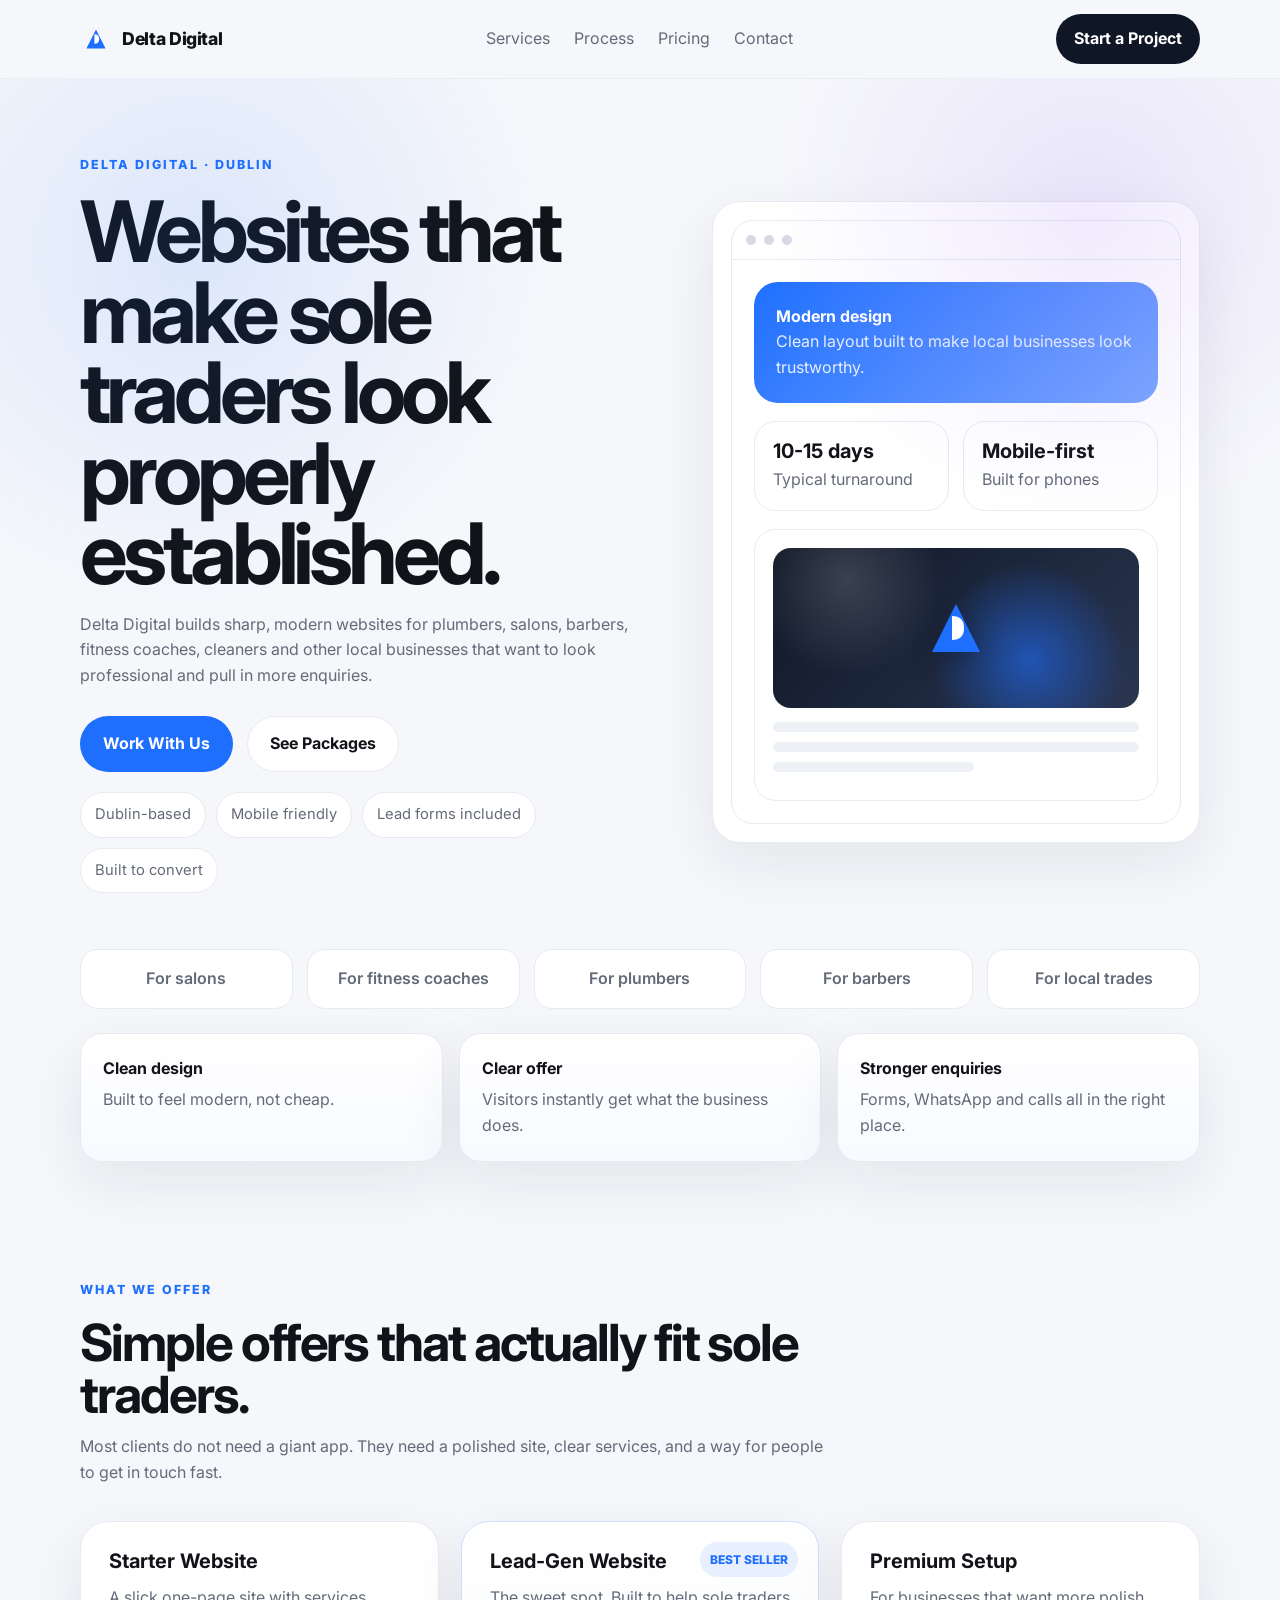
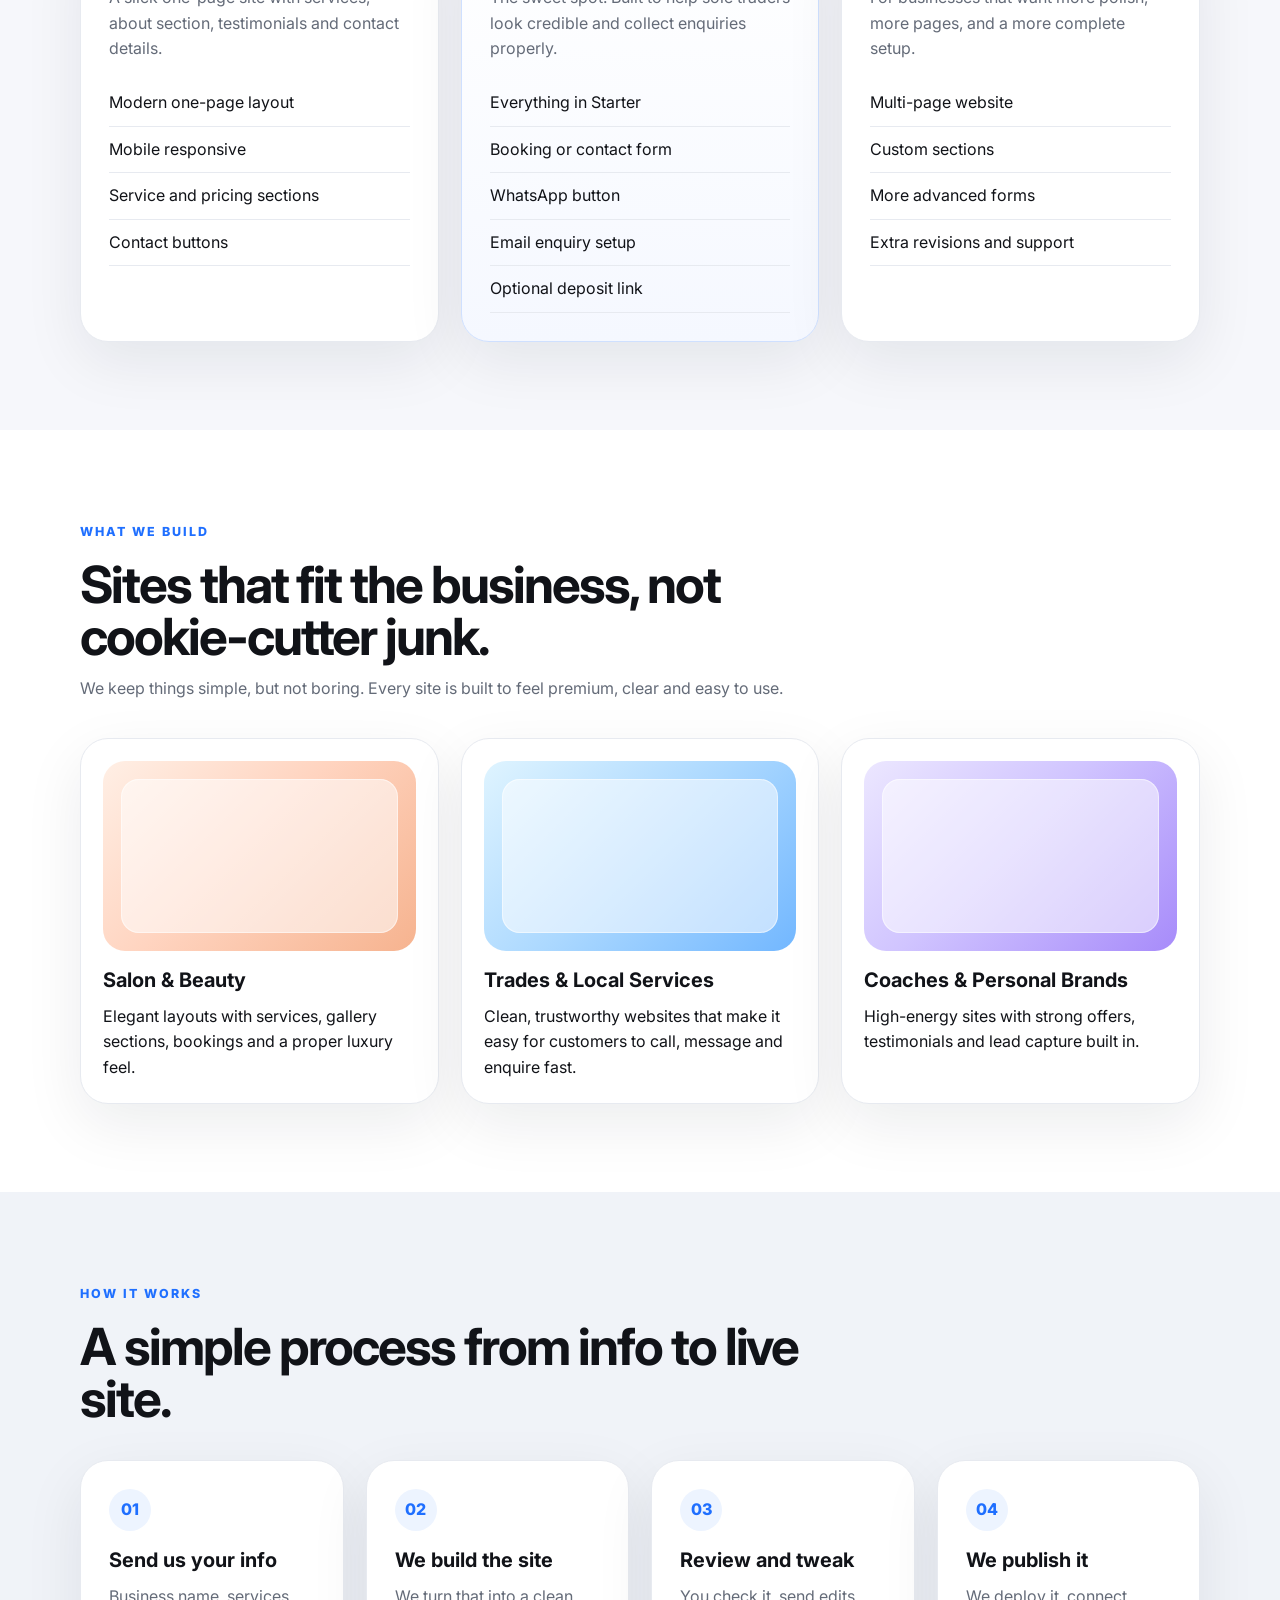
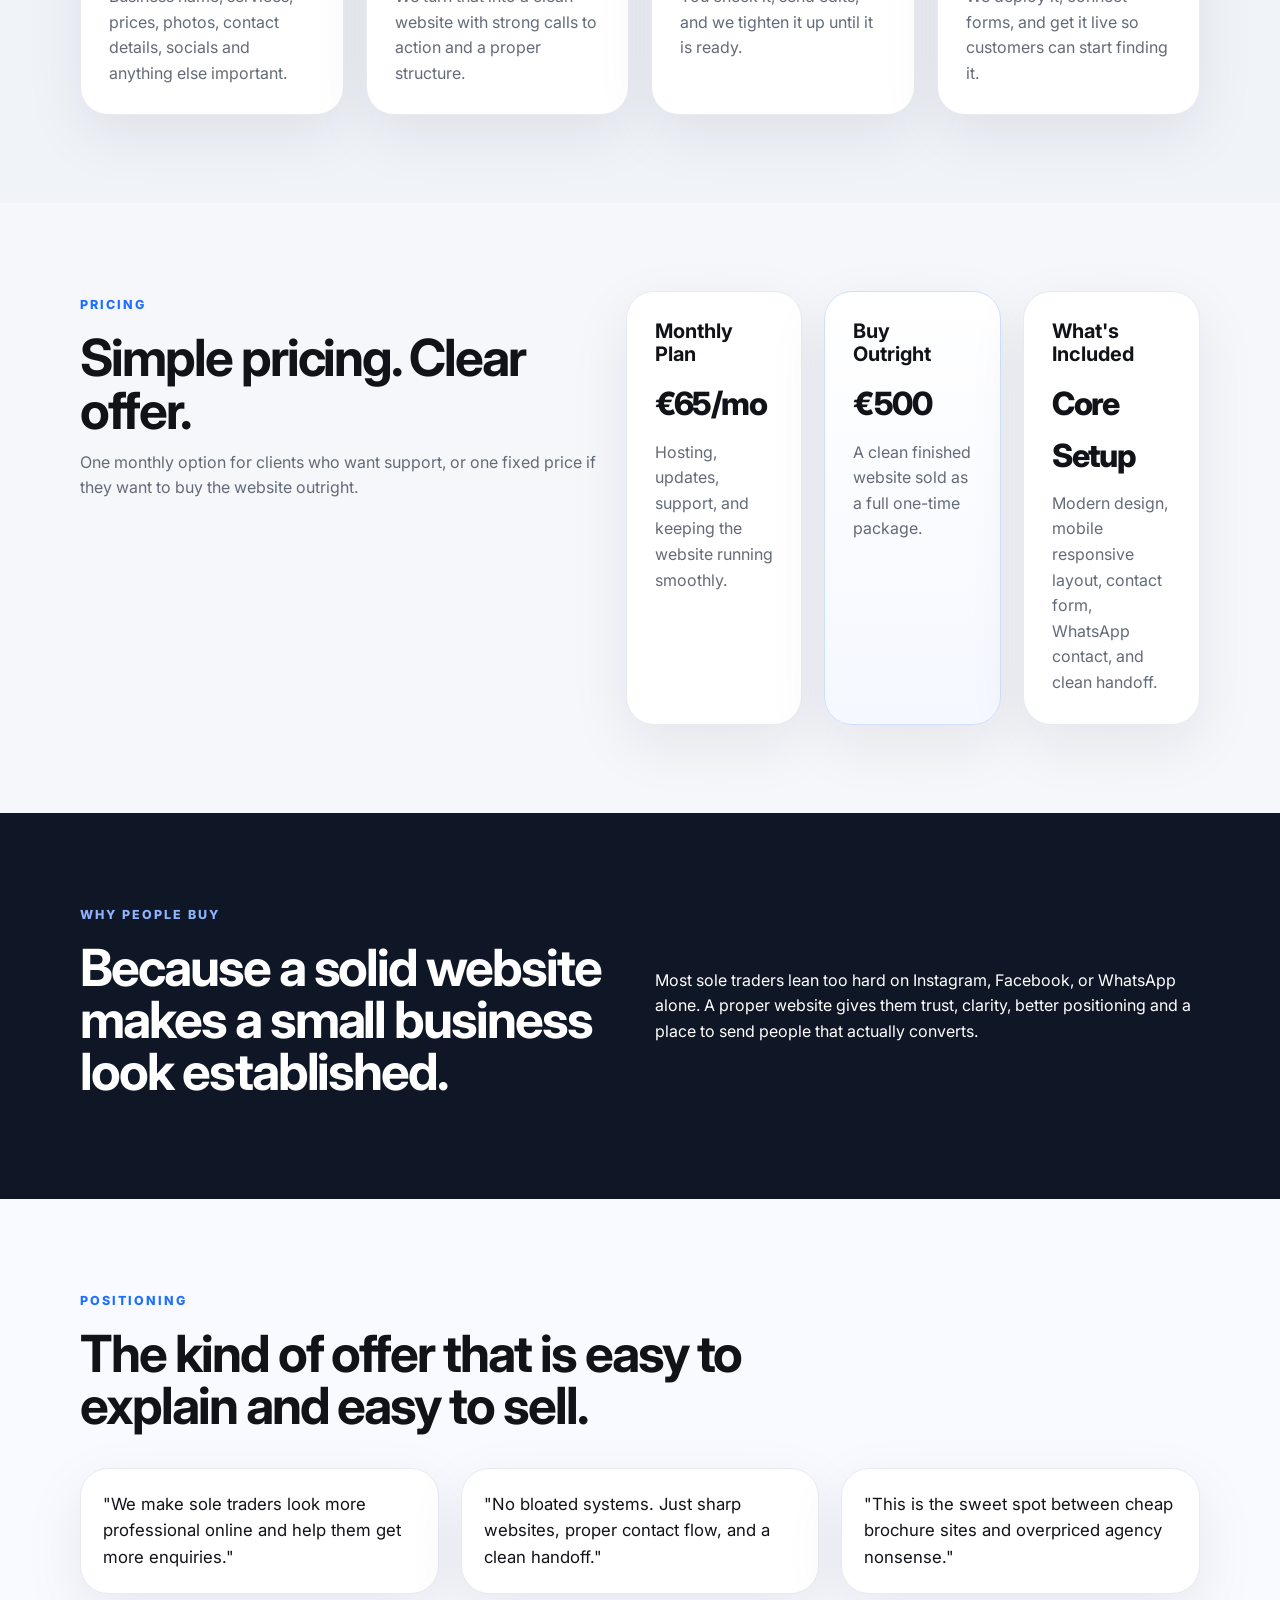
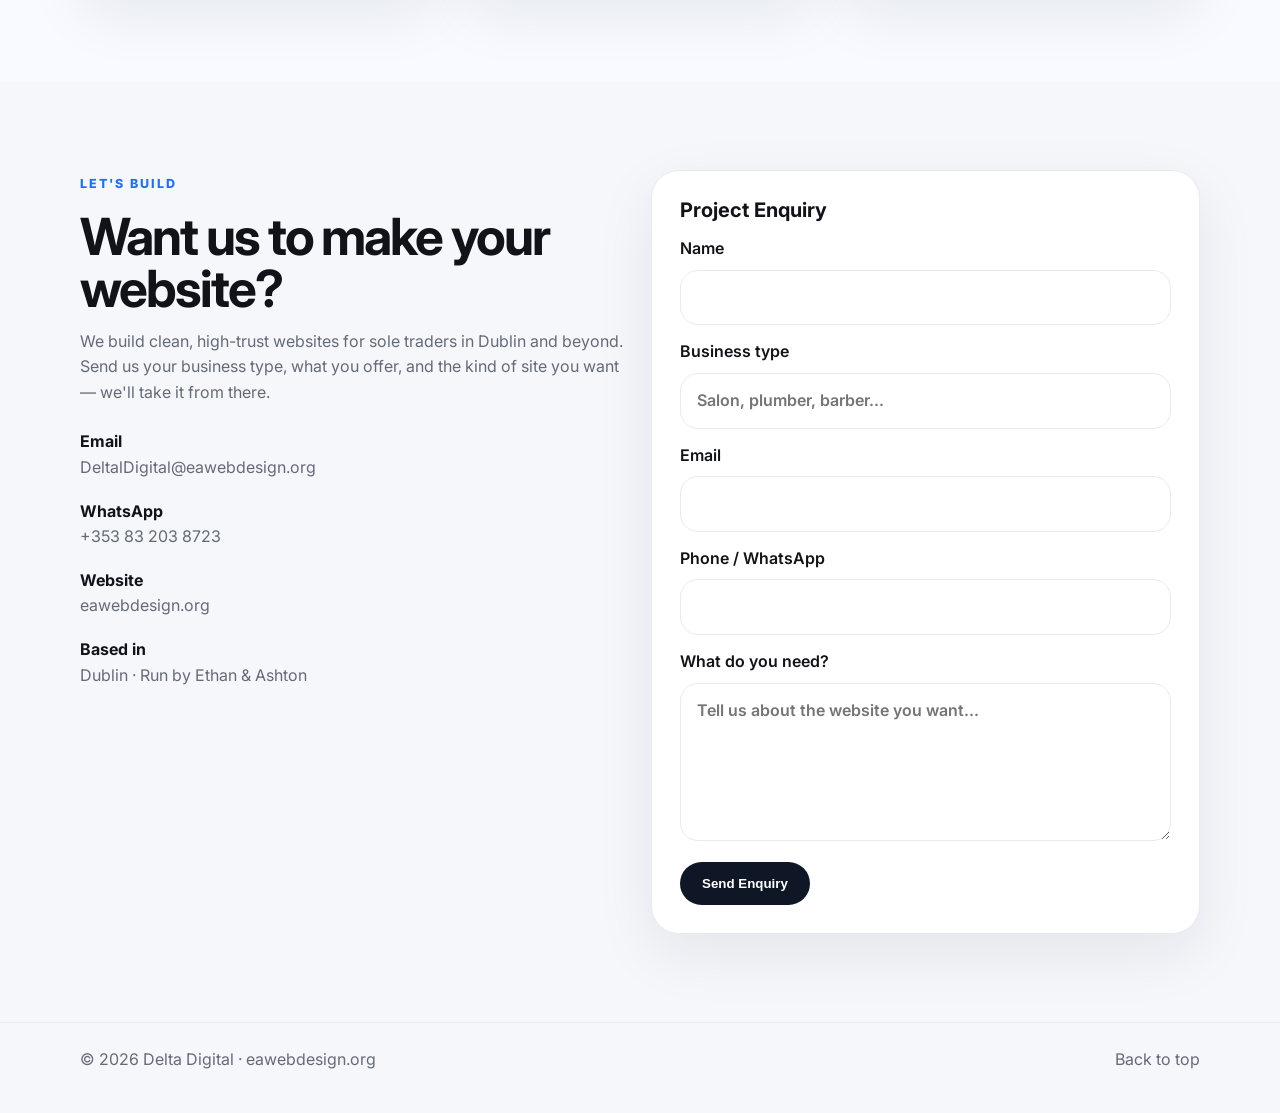
<file: index.html>
<!DOCTYPE html>
<html lang="en">
<head>
  <meta charset="UTF-8" />
  <meta name="viewport" content="width=device-width, initial-scale=1.0" />
  <title>Delta Digital | Premium Websites for Sole Traders</title>
  <meta name="description" content="Delta Digital builds premium, modern websites for sole traders in Dublin and beyond that help them look established, win trust, and bring in more enquiries." />
  <link rel="preconnect" href="https://fonts.googleapis.com">
  <link rel="preconnect" href="https://fonts.gstatic.com" crossorigin>
  <link href="https://fonts.googleapis.com/css2?family=Inter:wght@400;500;600;700;800&display=swap" rel="stylesheet">
  <link rel="icon" type="image/svg+xml" href="favicon.svg">
  <link rel="stylesheet" href="styles.css" />
</head>
<body>
  <form name="eawebdesign-enquiry" data-netlify="true" netlify-honeypot="bot-field" hidden>
    <input type="text" name="name">
    <input type="text" name="business_type">
    <input type="email" name="email">
    <input type="text" name="phone">
    <textarea name="message"></textarea>
  </form>

  <header class="site-header">
    <div class="container nav">
      <a href="#home" class="brand">
        <svg width="32" height="32" viewBox="0 0 100 100" xmlns="http://www.w3.org/2000/svg">
          <path d="M 50 20 L 80 80 L 20 80 Z" fill="#1f6fff"/>
          <path d="M 45 35 L 45 65 Q 60 65 60 50 Q 60 35 45 35 Z" fill="white"/>
        </svg>
        <span>Delta Digital</span>
      </a>
      <nav class="nav-links">
        <a href="#services">Services</a>
        <a href="#process">Process</a>
        <a href="#pricing">Pricing</a>
        <a href="#contact">Contact</a>
      </nav>
      <a href="#contact" class="nav-cta">Start a Project</a>
    </div>
  </header>

  <main>
    <section class="hero" id="home">
      <div class="container hero-grid">
        <div class="hero-copy">
          <span class="eyebrow">DELTA DIGITAL · DUBLIN</span>
          <h1>Websites that make sole traders look properly established.</h1>
          <p class="hero-text">Delta Digital builds sharp, modern websites for plumbers, salons, barbers, fitness coaches, cleaners and other local businesses that want to look professional and pull in more enquiries.</p>
          <div class="hero-actions">
            <a href="#contact" class="btn btn-primary">Work With Us</a>
            <a href="#pricing" class="btn btn-secondary">See Packages</a>
          </div>
          <div class="hero-points">
            <span>Dublin-based</span>
            <span>Mobile friendly</span>
            <span>Lead forms included</span>
            <span>Built to convert</span>
          </div>
        </div>
        <div class="hero-card">
          <div class="mock-window">
            <div class="mock-top">
              <span></span><span></span><span></span>
            </div>
            <div class="mock-body">
              <div class="stat-block">
                <strong>Modern design</strong>
                <p>Clean layout built to make local businesses look trustworthy.</p>
              </div>
              <div class="stat-row">
                <div>
                  <h3>10-15 days</h3>
                  <p>Typical turnaround</p>
                </div>
                <div>
                  <h3>Mobile-first</h3>
                  <p>Built for phones</p>
                </div>
              </div>
              <div class="mock-site-card">
                <div class="mock-image">
                  <svg width="80" height="80" viewBox="0 0 100 100" xmlns="http://www.w3.org/2000/svg">
                    <path d="M 50 20 L 80 80 L 20 80 Z" fill="#1f6fff"/>
                    <path d="M 45 35 L 45 65 Q 60 65 60 50 Q 60 35 45 35 Z" fill="white"/>
                  </svg>
                </div>
                <div class="mock-lines">
                  <span></span>
                  <span></span>
                  <span class="short"></span>
                </div>
              </div>
            </div>
          </div>
        </div>
      </div>
    </section>

    <section class="trust-strip">
      <div class="container trust-grid">
        <div>For salons</div>
        <div>For fitness coaches</div>
        <div>For plumbers</div>
        <div>For barbers</div>
        <div>For local trades</div>
      </div>
    </section>

    <section class="results-band">
      <div class="container results-grid">
        <div>
          <strong>Clean design</strong>
          <p>Built to feel modern, not cheap.</p>
        </div>
        <div>
          <strong>Clear offer</strong>
          <p>Visitors instantly get what the business does.</p>
        </div>
        <div>
          <strong>Stronger enquiries</strong>
          <p>Forms, WhatsApp and calls all in the right place.</p>
        </div>
      </div>
    </section>

    <section class="section" id="services">
      <div class="container">
        <div class="section-heading">
          <span class="eyebrow">WHAT WE OFFER</span>
          <h2>Simple offers that actually fit sole traders.</h2>
          <p>Most clients do not need a giant app. They need a polished site, clear services, and a way for people to get in touch fast.</p>
        </div>
        <div class="cards three-up">
          <article class="card">
            <h3>Starter Website</h3>
            <p>A slick one-page site with services, about section, testimonials and contact details.</p>
            <ul>
              <li>Modern one-page layout</li>
              <li>Mobile responsive</li>
              <li>Service and pricing sections</li>
              <li>Contact buttons</li>
            </ul>
          </article>
          <article class="card featured">
            <div class="badge">BEST SELLER</div>
            <h3>Lead-Gen Website</h3>
            <p>The sweet spot. Built to help sole traders look credible and collect enquiries properly.</p>
            <ul>
              <li>Everything in Starter</li>
              <li>Booking or contact form</li>
              <li>WhatsApp button</li>
              <li>Email enquiry setup</li>
              <li>Optional deposit link</li>
            </ul>
          </article>
          <article class="card">
            <h3>Premium Setup</h3>
            <p>For businesses that want more polish, more pages, and a more complete setup.</p>
            <ul>
              <li>Multi-page website</li>
              <li>Custom sections</li>
              <li>More advanced forms</li>
              <li>Extra revisions and support</li>
            </ul>
          </article>
        </div>
      </div>
    </section>

    <section class="section portfolio-section">
      <div class="container">
        <div class="section-heading">
          <span class="eyebrow">WHAT WE BUILD</span>
          <h2>Sites that fit the business, not cookie-cutter junk.</h2>
          <p>We keep things simple, but not boring. Every site is built to feel premium, clear and easy to use.</p>
        </div>
        <div class="portfolio-grid">
          <article class="portfolio-card">
            <div class="portfolio-art art-salon"></div>
            <h3>Salon & Beauty</h3>
            <p>Elegant layouts with services, gallery sections, bookings and a proper luxury feel.</p>
          </article>
          <article class="portfolio-card">
            <div class="portfolio-art art-trade"></div>
            <h3>Trades & Local Services</h3>
            <p>Clean, trustworthy websites that make it easy for customers to call, message and enquire fast.</p>
          </article>
          <article class="portfolio-card">
            <div class="portfolio-art art-coach"></div>
            <h3>Coaches & Personal Brands</h3>
            <p>High-energy sites with strong offers, testimonials and lead capture built in.</p>
          </article>
        </div>
      </div>
    </section>

    <section class="section muted" id="process">
      <div class="container">
        <div class="section-heading">
          <span class="eyebrow">HOW IT WORKS</span>
          <h2>A simple process from info to live site.</h2>
        </div>
        <div class="steps">
          <div class="step">
            <span>01</span>
            <h3>Send us your info</h3>
            <p>Business name, services, prices, photos, contact details, socials and anything else important.</p>
          </div>
          <div class="step">
            <span>02</span>
            <h3>We build the site</h3>
            <p>We turn that into a clean website with strong calls to action and a proper structure.</p>
          </div>
          <div class="step">
            <span>03</span>
            <h3>Review and tweak</h3>
            <p>You check it, send edits, and we tighten it up until it is ready.</p>
          </div>
          <div class="step">
            <span>04</span>
            <h3>We publish it</h3>
            <p>We deploy it, connect forms, and get it live so customers can start finding it.</p>
          </div>
        </div>
      </div>
    </section>

    <section class="section" id="pricing">
      <div class="container pricing-wrap">
        <div class="section-heading left">
          <span class="eyebrow">PRICING</span>
          <h2>Simple pricing. Clear offer.</h2>
          <p>One monthly option for clients who want support, or one fixed price if they want to buy the website outright.</p>
        </div>
        <div class="pricing-grid">
          <div class="price-card">
            <h3>Monthly Plan</h3>
            <div class="price">€65/mo</div>
            <p>Hosting, updates, support, and keeping the website running smoothly.</p>
          </div>
          <div class="price-card featured">
            <h3>Buy Outright</h3>
            <div class="price">€500</div>
            <p>A clean finished website sold as a full one-time package.</p>
          </div>
          <div class="price-card">
            <h3>What's Included</h3>
            <div class="price">Core Setup</div>
            <p>Modern design, mobile responsive layout, contact form, WhatsApp contact, and clean handoff.</p>
          </div>
        </div>
      </div>
    </section>

    <section class="section dark">
      <div class="container split-callout">
        <div>
          <span class="eyebrow light">WHY PEOPLE BUY</span>
          <h2>Because a solid website makes a small business look established.</h2>
        </div>
        <div>
          <p>Most sole traders lean too hard on Instagram, Facebook, or WhatsApp alone. A proper website gives them trust, clarity, better positioning and a place to send people that actually converts.</p>
        </div>
      </div>
    </section>

    <section class="section testimonials-section">
      <div class="container">
        <div class="section-heading">
          <span class="eyebrow">POSITIONING</span>
          <h2>The kind of offer that is easy to explain and easy to sell.</h2>
        </div>
        <div class="testimonial-grid">
          <div class="quote-card">
            <p>"We make sole traders look more professional online and help them get more enquiries."</p>
          </div>
          <div class="quote-card">
            <p>"No bloated systems. Just sharp websites, proper contact flow, and a clean handoff."</p>
          </div>
          <div class="quote-card">
            <p>"This is the sweet spot between cheap brochure sites and overpriced agency nonsense."</p>
          </div>
        </div>
      </div>
    </section>

    <section class="section" id="contact">
      <div class="container contact-grid">
        <div>
          <span class="eyebrow">LET'S BUILD</span>
          <h2>Want us to make your website?</h2>
          <p>We build clean, high-trust websites for sole traders in Dublin and beyond. Send us your business type, what you offer, and the kind of site you want — we'll take it from there.</p>
          <div class="contact-points">
            <div>
              <strong>Email</strong>
              <p>DeltalDigital@eawebdesign.org</p>
            </div>
            <div>
              <strong>WhatsApp</strong>
              <p>+353 83 203 8723</p>
            </div>
            <div>
              <strong>Website</strong>
              <p>eawebdesign.org</p>
            </div>
            <div>
              <strong>Based in</strong>
              <p>Dublin · Run by Ethan & Ashton</p>
            </div>
          </div>
        </div>

        <form class="contact-card" name="eawebdesign-enquiry" method="POST" data-netlify="true" netlify-honeypot="bot-field" action="/success.html">
          <input type="hidden" name="form-name" value="eawebdesign-enquiry">
          <p class="hidden-field"><label>Don't fill this out: <input name="bot-field"></label></p>
          <h3>Project Enquiry</h3>
          <label>
            Name
            <input type="text" name="name" required>
          </label>
          <label>
            Business type
            <input type="text" name="business_type" placeholder="Salon, plumber, barber..." required>
          </label>
          <label>
            Email
            <input type="email" name="email" required>
          </label>
          <label>
            Phone / WhatsApp
            <input type="text" name="phone" required>
          </label>
          <label>
            What do you need?
            <textarea name="message" rows="5" placeholder="Tell us about the website you want..." required></textarea>
          </label>
          <button type="submit" class="btn btn-dark">Send Enquiry</button>
        </form>
      </div>
    </section>
  </main>

  <footer class="site-footer">
    <div class="container footer-row">
      <p>© 2026 Delta Digital · eawebdesign.org</p>
      <a href="#home">Back to top</a>
    </div>
  </footer>
</body>
</html>
</file>
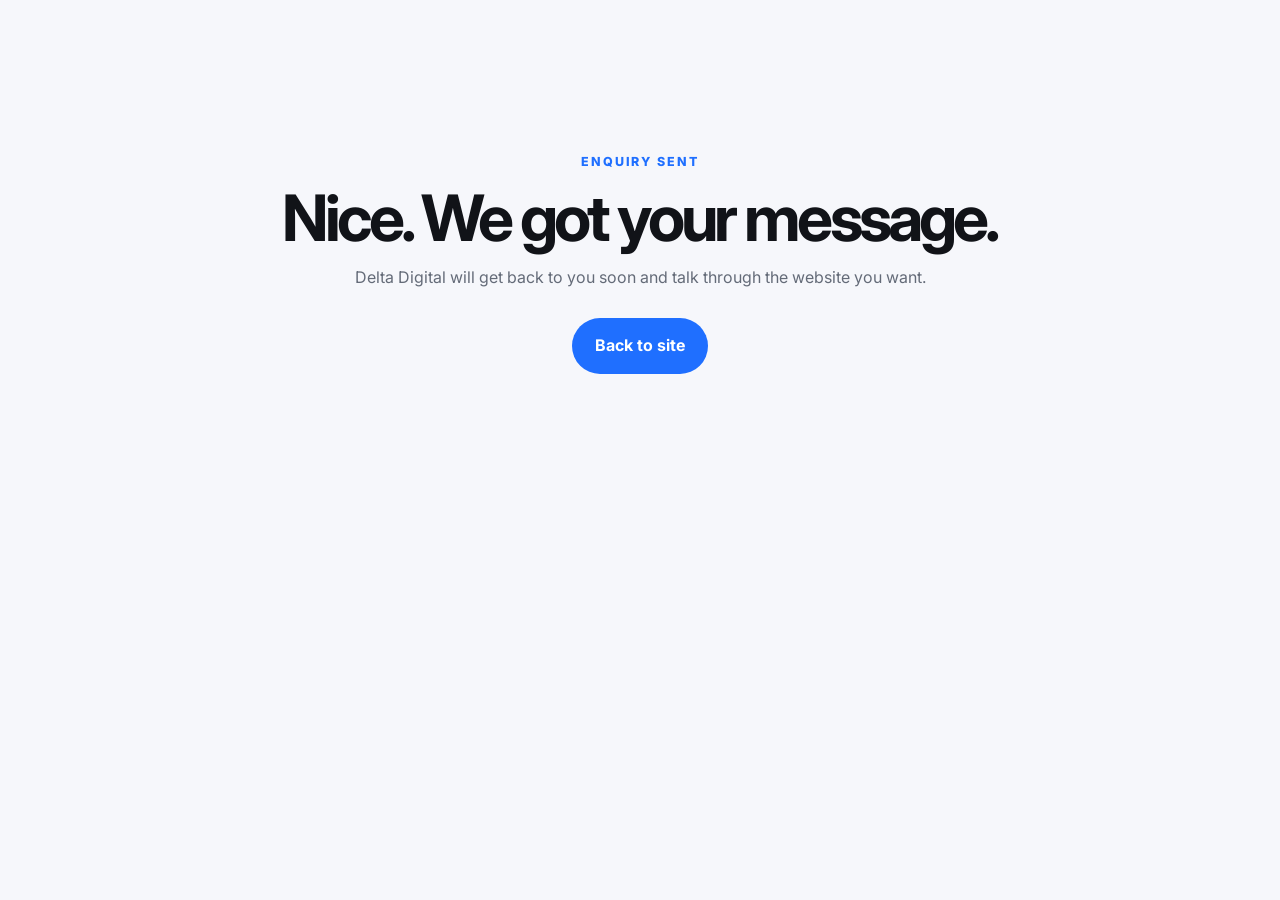
<file: success.html>
<!DOCTYPE html>
<html lang="en">
<head>
  <meta charset="UTF-8" />
  <meta name="viewport" content="width=device-width, initial-scale=1.0" />
  <title>Enquiry Sent | Delta Digital</title>
  <link rel="preconnect" href="https://fonts.googleapis.com">
  <link rel="preconnect" href="https://fonts.gstatic.com" crossorigin>
  <link href="https://fonts.googleapis.com/css2?family=Inter:wght@400;500;600;700;800&display=swap" rel="stylesheet">
  <link rel="stylesheet" href="styles.css" />
</head>
<body>
  <section class="section">
    <div class="container" style="max-width:760px; text-align:center; padding-top:60px;">
      <span class="eyebrow">ENQUIRY SENT</span>
      <h1 style="font-size:clamp(2.4rem,6vw,4rem); margin-bottom:16px;">Nice. We got your message.</h1>
      <p style="color:#646b78; margin-bottom:28px;">Delta Digital will get back to you soon and talk through the website you want.</p>
      <a href="index.html" class="btn btn-primary">Back to site</a>
    </div>
  </section>
</body>
</html>
</file>
<file: styles.css>
* {
  box-sizing: border-box;
  margin: 0;
  padding: 0;
}

:root {
  --bg: #f6f7fb;
  --surface: #ffffff;
  --text: #111318;
  --muted: #646b78;
  --line: #e7eaf0;
  --primary: #1f6fff;
  --primary-dark: #1557cf;
  --accent: #8b5cf6;
  --dark: #0f1726;
  --success: #18b26b;
  --shadow: 0 20px 60px rgba(15, 23, 38, 0.08);
  --radius: 28px;
}

html {
  scroll-behavior: smooth;
}

body {
  font-family: 'Inter', sans-serif;
  background: var(--bg);
  color: var(--text);
  line-height: 1.6;
}

img {
  max-width: 100%;
  display: block;
}

.container {
  width: min(1120px, calc(100% - 32px));
  margin: 0 auto;
}

.site-header {
  position: sticky;
  top: 0;
  z-index: 50;
  background: rgba(246, 247, 251, 0.85);
  backdrop-filter: blur(14px);
  border-bottom: 1px solid rgba(231, 234, 240, 0.8);
}

.nav {
  min-height: 78px;
  display: flex;
  align-items: center;
  justify-content: space-between;
  gap: 24px;
}

.brand {
  display: flex;
  align-items: center;
  gap: 10px;
  text-decoration: none;
  color: var(--text);
  font-weight: 800;
  font-size: 1.1rem;
  letter-spacing: -0.02em;
}

.brand svg {
  flex-shrink: 0;
}

.nav-links {
  display: flex;
  gap: 24px;
}

.nav-links a,
.site-footer a {
  color: var(--muted);
  text-decoration: none;
  transition: 0.2s ease;
}

.nav-links a:hover,
.site-footer a:hover {
  color: var(--text);
}

.nav-cta,
.btn {
  display: inline-flex;
  align-items: center;
  justify-content: center;
  border-radius: 999px;
  text-decoration: none;
  font-weight: 700;
  transition: 0.2s ease;
}

.nav-cta {
  background: var(--dark);
  color: white;
  padding: 12px 18px;
}

.nav-cta:hover,
.btn:hover {
  transform: translateY(-2px);
}

.hero {
  padding: 72px 0 56px;
  position: relative;
}

.hero::before {
  content: '';
  position: absolute;
  inset: 0;
  background: radial-gradient(circle at 15% 20%, rgba(31,111,255,0.12), transparent 28%), radial-gradient(circle at 85% 15%, rgba(139,92,246,0.12), transparent 24%);
  pointer-events: none;
}

.hero-grid {
  display: grid;
  grid-template-columns: 1.1fr 0.9fr;
  gap: 36px;
  align-items: center;
}

.eyebrow {
  display: inline-block;
  font-size: 0.78rem;
  letter-spacing: 0.16em;
  font-weight: 800;
  color: var(--primary);
  margin-bottom: 16px;
}

.eyebrow.light {
  color: #8fb3ff;
}

h1 {
  font-size: clamp(2.8rem, 7vw, 5.3rem);
  line-height: 0.95;
  letter-spacing: -0.06em;
  margin-bottom: 18px;
}

h2 {
  font-size: clamp(2rem, 4vw, 3.25rem);
  line-height: 1.02;
  letter-spacing: -0.04em;
  margin-bottom: 14px;
}

h3 {
  font-size: 1.25rem;
  line-height: 1.15;
  margin-bottom: 12px;
}

.hero-text,
.section-heading p,
.card p,
.step p,
.price-card p,
.split-callout p,
.contact-grid p,
.mock-body p {
  color: var(--muted);
}

.hero-actions {
  display: flex;
  gap: 14px;
  flex-wrap: wrap;
  margin: 28px 0 20px;
}

.btn {
  padding: 14px 22px;
  border: 1px solid transparent;
}

.btn-primary {
  background: var(--primary);
  color: white;
}

.btn-primary:hover {
  background: var(--primary-dark);
}

.btn-secondary {
  background: white;
  border-color: var(--line);
  color: var(--text);
}

.btn-dark {
  background: var(--dark);
  color: white;
  border: 0;
  cursor: pointer;
}

.hero-points {
  display: flex;
  gap: 10px;
  flex-wrap: wrap;
}

.hero-points span {
  background: white;
  border: 1px solid var(--line);
  border-radius: 999px;
  padding: 10px 14px;
  font-size: 0.92rem;
  color: var(--muted);
}

.hero-card,
.card,
.price-card,
.contact-card,
.step {
  background: var(--surface);
  border: 1px solid var(--line);
  border-radius: var(--radius);
  box-shadow: var(--shadow);
}

.hero-card {
  padding: 18px;
}

.mock-window {
  border-radius: 22px;
  overflow: hidden;
  background: white;
  border: 1px solid var(--line);
}

.mock-top {
  padding: 14px;
  display: flex;
  gap: 8px;
  border-bottom: 1px solid var(--line);
}

.mock-top span {
  width: 10px;
  height: 10px;
  border-radius: 50%;
  background: #d6dae3;
}

.mock-body {
  padding: 22px;
}

.stat-block {
  padding: 22px;
  background: linear-gradient(135deg, #1f6fff, #7ca7ff);
  border-radius: 24px;
  color: white;
  margin-bottom: 18px;
}

.stat-block p {
  color: rgba(255,255,255,0.88);
}

.stat-row {
  display: grid;
  grid-template-columns: 1fr 1fr;
  gap: 14px;
  margin-bottom: 18px;
}

.stat-row > div,
.mock-site-card {
  border: 1px solid var(--line);
  border-radius: 22px;
  padding: 18px;
}

.stat-row h3 {
  margin-bottom: 4px;
}

.mock-image {
  height: 160px;
  border-radius: 18px;
  background: linear-gradient(135deg, #0f1726, #2a3550);
  margin-bottom: 14px;
  position: relative;
  overflow: hidden;
  display: flex;
  align-items: center;
  justify-content: center;
}

.mock-image::after {
  content: '';
  position: absolute;
  inset: 0;
  background: radial-gradient(circle at 20% 20%, rgba(255,255,255,0.16), transparent 30%), radial-gradient(circle at 70% 70%, rgba(31,111,255,0.6), transparent 35%);
  pointer-events: none;
}

.mock-image svg {
  position: relative;
  z-index: 1;
  filter: drop-shadow(0 4px 12px rgba(0,0,0,0.3));
}

.mock-lines span {
  display: block;
  height: 10px;
  background: #edf1f6;
  border-radius: 999px;
  margin-bottom: 10px;
}

.mock-lines .short {
  width: 55%;
}

.trust-strip {
  padding-bottom: 12px;
}

.trust-grid {
  display: grid;
  grid-template-columns: repeat(5, 1fr);
  gap: 14px;
}

.trust-grid div {
  background: white;
  border: 1px solid var(--line);
  border-radius: 18px;
  text-align: center;
  padding: 16px 12px;
  font-weight: 600;
  color: var(--muted);
}

.results-band {
  padding: 12px 0 26px;
}

.results-grid {
  display: grid;
  grid-template-columns: repeat(3, 1fr);
  gap: 16px;
}

.results-grid > div {
  background: linear-gradient(180deg, #ffffff, #f8faff);
  border: 1px solid var(--line);
  border-radius: 22px;
  padding: 22px;
  box-shadow: var(--shadow);
}

.results-grid strong {
  display: block;
  margin-bottom: 6px;
}

.results-grid p {
  color: var(--muted);
}

.section {
  padding: 88px 0;
}

.section.muted {
  background: #f0f3f8;
}

.portfolio-section {
  background: white;
}

.portfolio-grid,
.testimonial-grid {
  display: grid;
  grid-template-columns: repeat(3, 1fr);
  gap: 22px;
}

.portfolio-card,
.quote-card {
  background: white;
  border: 1px solid var(--line);
  border-radius: var(--radius);
  box-shadow: var(--shadow);
  padding: 22px;
}

.portfolio-art {
  height: 190px;
  border-radius: 22px;
  margin-bottom: 18px;
  position: relative;
  overflow: hidden;
}

.art-salon {
  background: linear-gradient(135deg, #ffefe5, #ffd4c0 45%, #f6b38f);
}

.art-trade {
  background: linear-gradient(135deg, #dff4ff, #abd8ff 50%, #72b7ff);
}

.art-coach {
  background: linear-gradient(135deg, #ece7ff, #d0c4ff 45%, #a78bfa);
}

.portfolio-art::after {
  content: '';
  position: absolute;
  inset: 18px;
  border-radius: 18px;
  background: rgba(255,255,255,0.55);
  box-shadow: inset 0 0 0 1px rgba(255,255,255,0.5);
}

.testimonials-section {
  background: #f8faff;
}

.quote-card {
  font-size: 1.05rem;
  color: var(--text);
}

.quote-card p {
  color: var(--text);
}

.section.dark {
  background: var(--dark);
  color: white;
}

.section.dark p,
.section.dark h2 {
  color: white;
}

.section-heading {
  max-width: 760px;
  margin-bottom: 36px;
}

.section-heading.left {
  margin-bottom: 26px;
}

.cards.three-up,
.pricing-grid,
.steps,
.contact-grid {
  display: grid;
  gap: 22px;
}

.cards.three-up,
.pricing-grid {
  grid-template-columns: repeat(3, 1fr);
}

.card,
.price-card,
.step,
.contact-card {
  padding: 28px;
  position: relative;
}

.card ul {
  list-style: none;
  margin-top: 18px;
}

.card li {
  padding: 10px 0;
  border-bottom: 1px solid var(--line);
}

.featured {
  background: linear-gradient(180deg, #ffffff, #f5f8ff);
  border-color: #cfe0ff;
}

.badge {
  position: absolute;
  right: 20px;
  top: 20px;
  background: #e8f0ff;
  color: var(--primary);
  font-size: 0.75rem;
  font-weight: 800;
  padding: 8px 10px;
  border-radius: 999px;
}

.steps {
  grid-template-columns: repeat(4, 1fr);
}

.step span {
  display: inline-flex;
  width: 42px;
  height: 42px;
  border-radius: 50%;
  align-items: center;
  justify-content: center;
  font-weight: 800;
  color: var(--primary);
  background: #edf4ff;
  margin-bottom: 18px;
}

.pricing-wrap {
  display: grid;
  grid-template-columns: 0.95fr 1.05fr;
  gap: 26px;
  align-items: start;
}

.price {
  font-size: 2rem;
  font-weight: 800;
  letter-spacing: -0.05em;
  margin-bottom: 10px;
}

.split-callout {
  display: grid;
  grid-template-columns: 1fr 1fr;
  gap: 30px;
  align-items: center;
}

.contact-grid {
  grid-template-columns: 1fr 1fr;
  align-items: start;
}

.contact-points {
  display: grid;
  gap: 18px;
  margin-top: 24px;
}

.contact-card h3 {
  margin-bottom: 14px;
}

.contact-card label {
  display: block;
  font-weight: 600;
  margin-bottom: 14px;
}

.contact-card input,
.contact-card textarea {
  width: 100%;
  margin-top: 8px;
  border: 1px solid var(--line);
  border-radius: 18px;
  padding: 14px 16px;
  font: inherit;
  resize: vertical;
}

.contact-card input:focus,
.contact-card textarea:focus {
  outline: 2px solid #d8e6ff;
  border-color: #a9c7ff;
}

.hidden-field {
  display: none;
}

.site-footer {
  border-top: 1px solid var(--line);
  padding: 24px 0 40px;
}

.footer-row {
  display: flex;
  justify-content: space-between;
  gap: 20px;
  color: var(--muted);
}

@media (max-width: 980px) {
  .hero-grid,
  .pricing-wrap,
  .split-callout,
  .contact-grid,
  .cards.three-up,
  .pricing-grid,
  .steps,
  .trust-grid,
  .results-grid,
  .portfolio-grid,
  .testimonial-grid {
    grid-template-columns: 1fr;
  }

  .nav-links {
    display: none;
  }
}

@media (max-width: 640px) {
  .hero {
    padding-top: 42px;
  }

  .nav {
    min-height: 70px;
  }

  .nav-cta {
    display: none;
  }

  .hero-actions,
  .hero-points,
  .footer-row,
  .stat-row {
    flex-direction: column;
    display: flex;
  }

  .btn {
    width: 100%;
  }

  .card,
  .price-card,
  .step,
  .contact-card,
  .hero-card {
    padding: 22px;
  }
}
</file>
